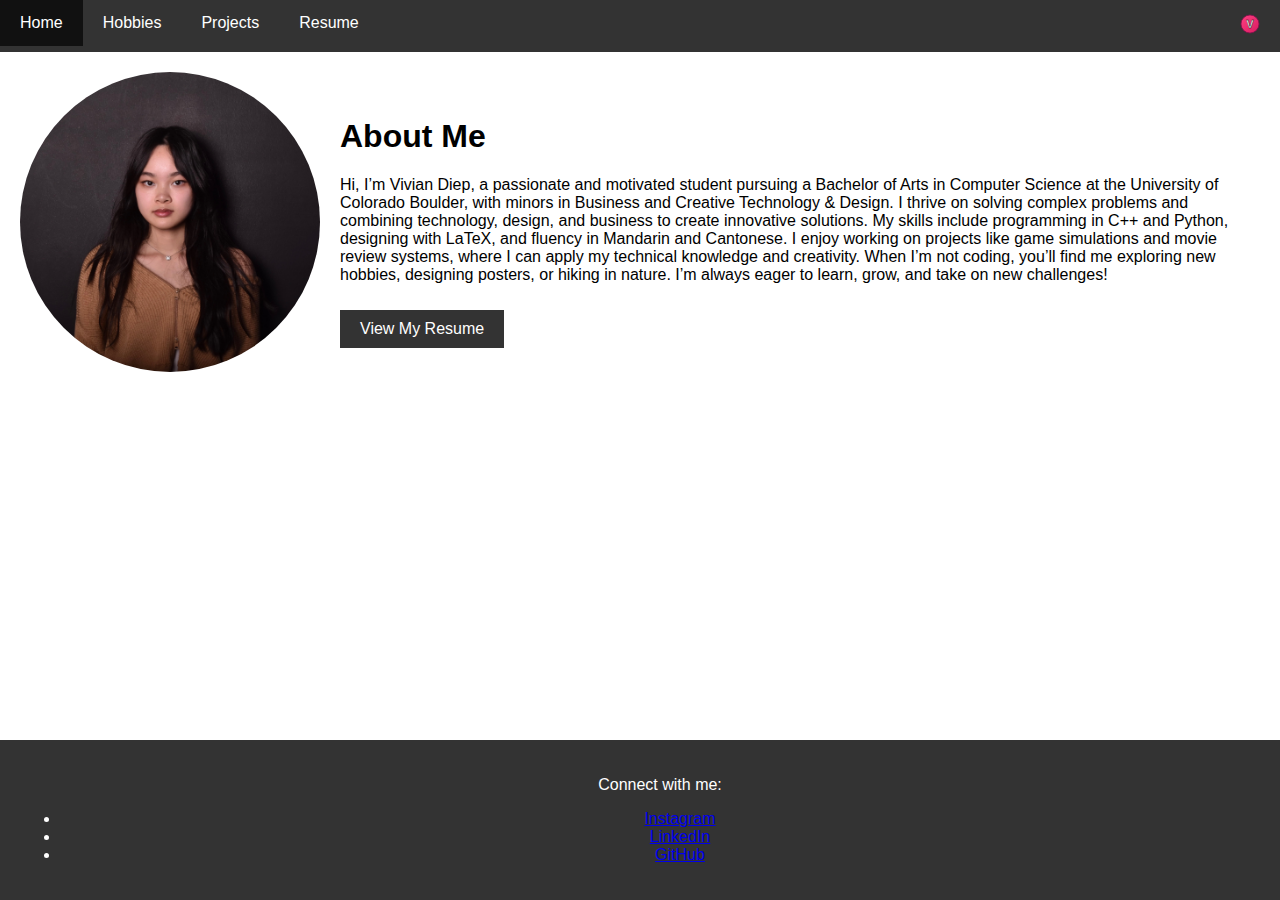
<file: index.html>
<!DOCTYPE html>
<html lang="en">
<head>
    <meta charset="UTF-8">
    <meta name="viewport" content="width=device-width, initial-scale=1.0">
    <title>Home - My Personal Website</title>
    <link rel="stylesheet" href="submission/resources/css/style.css">
    <link rel="icon" href="submission/resources/img/favicon.ico">
</head>
<body>
    <!-- Navigation Bar -->
    <nav>
        <ul>
            <li><a href="index.html">Home</a></li>
            <li><a href="submission/views/hobbies.html">Hobbies</a></li>
            <li><a href="submission/views/projects.html">Projects</a></li>
            <li><a href="submission/views/resume.html">Resume</a></li>
            <li style="float:right">
                <a href="#"><img src="submission/resources/img/icon.svg" alt="Icon" width="20"></a>
            </li>
        </ul>
    </nav>

    <!-- Main Content -->
    <div class="container">
        <img src="submission/resources/img/myimage.jpeg" alt="My Photo" class="profile-img">
        <div class="description">
            <h1>About Me</h1>
            <p>Hi, I’m Vivian Diep, a passionate and motivated student pursuing a Bachelor of Arts in Computer Science at the University of Colorado Boulder, with minors in Business and Creative Technology & Design. I thrive on solving complex problems and combining technology, design, and business to create innovative solutions. My skills include programming in C++ and Python, designing with LaTeX, and fluency in Mandarin and Cantonese. I enjoy working on projects like game simulations and movie review systems, where I can apply my technical knowledge and creativity. When I’m not coding, you’ll find me exploring new hobbies, designing posters, or hiking in nature. I’m always eager to learn, grow, and take on new challenges!</p>
            <a href="submission/views/resume.html" class="resume-link">View My Resume</a>
        </div>
    </div>

    <!-- Footer -->
    <footer>
        <p>Connect with me:</p>
        <ul>
            <li>
                <a href="https://www.instagram.com/viviann.diep/" target="_blank">Instagram</a>
            </li>
            <li>
                <a href="https://www.linkedin.com/in/vivian-diep-b1761a28b" target="_blank">LinkedIn</a>
            </li>
            <li>
                <a href="https://github.com/vdiep910" target="_blank">GitHub</a>
            </li>
        </ul>
    </footer>
</body>
</html>
</file>
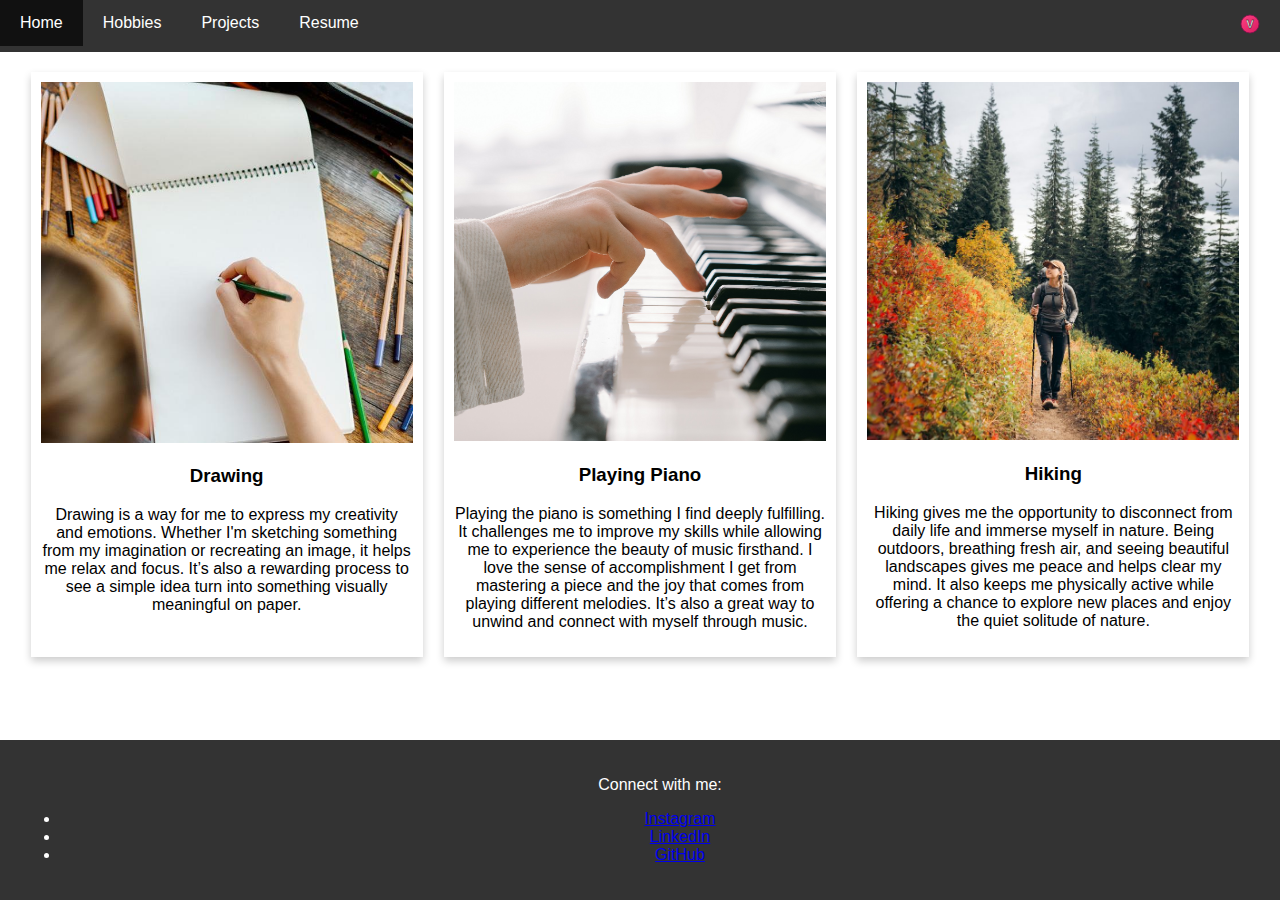
<file: submission/views/hobbies.html>
<!DOCTYPE html>
<html lang="en">
<head>
    <meta charset="UTF-8">
    <meta name="viewport" content="width=device-width, initial-scale=1.0">
    <title>Hobbies - My Personal Website</title>
    <link rel="stylesheet" href="../resources/css/style.css">
    <link rel="icon" href="../resources/img/favicon.ico">
</head>
<body>
    <!-- Navigation Bar -->
    <nav>
        <ul>
            <li><a href="../../index.html">Home</a></li> <!-- Update the path for Home -->
            <li><a href="hobbies.html">Hobbies</a></li>
            <li><a href="projects.html">Projects</a></li>
            <li><a href="resume.html">Resume</a></li>
            <li style="float:right"><a href="#"><img src="../resources/img/icon.svg" alt="Icon" width="20"></a></li>
        </ul>
    </nav>
    

    <!-- Hobbies Section -->
    <div class="hobbies-container">
        <div class="card">
            <img src="../resources/img/drawing.jpg" alt="Hobby 1">
            <h3>Drawing</h3>
            <p>Drawing is a way for me to express my creativity and emotions. Whether I'm sketching something from my imagination or recreating an image, it helps me relax and focus. It’s also a rewarding process to see a simple idea turn into something visually meaningful on paper.</p>
        </div>
        <div class="card">
            <img src="../resources/img/piano.jpg" alt="Hobby 2">
            <h3>Playing Piano</h3>
            <p>Playing the piano is something I find deeply fulfilling. It challenges me to improve my skills while allowing me to experience the beauty of music firsthand. I love the sense of accomplishment I get from mastering a piece and the joy that comes from playing different melodies. It’s also a great way to unwind and connect with myself through music.</p>
        </div>
        <div class="card">
            <img src="../resources/img/hiking.jpg" alt="Hobby 3">
            <h3>Hiking</h3>
            <p>Hiking gives me the opportunity to disconnect from daily life and immerse myself in nature. Being outdoors, breathing fresh air, and seeing beautiful landscapes gives me peace and helps clear my mind. It also keeps me physically active while offering a chance to explore new places and enjoy the quiet solitude of nature.</p>
        </div>
    </div>

    <!-- Footer -->
    <footer>
        <p>Connect with me:</p>
        <ul>
            <li>
                <a href="https://www.instagram.com/viviann.diep/" target="_blank">Instagram</a>
            </li>
            <li>
                <a href="https://www.linkedin.com/in/vivian-diep-b1761a28b" target="_blank">LinkedIn</a>
            </li>
            <li>
                <a href="https://github.com/vdiep910" target="_blank">GitHub</a>
            </li>
        </ul>
    </footer>
</file>
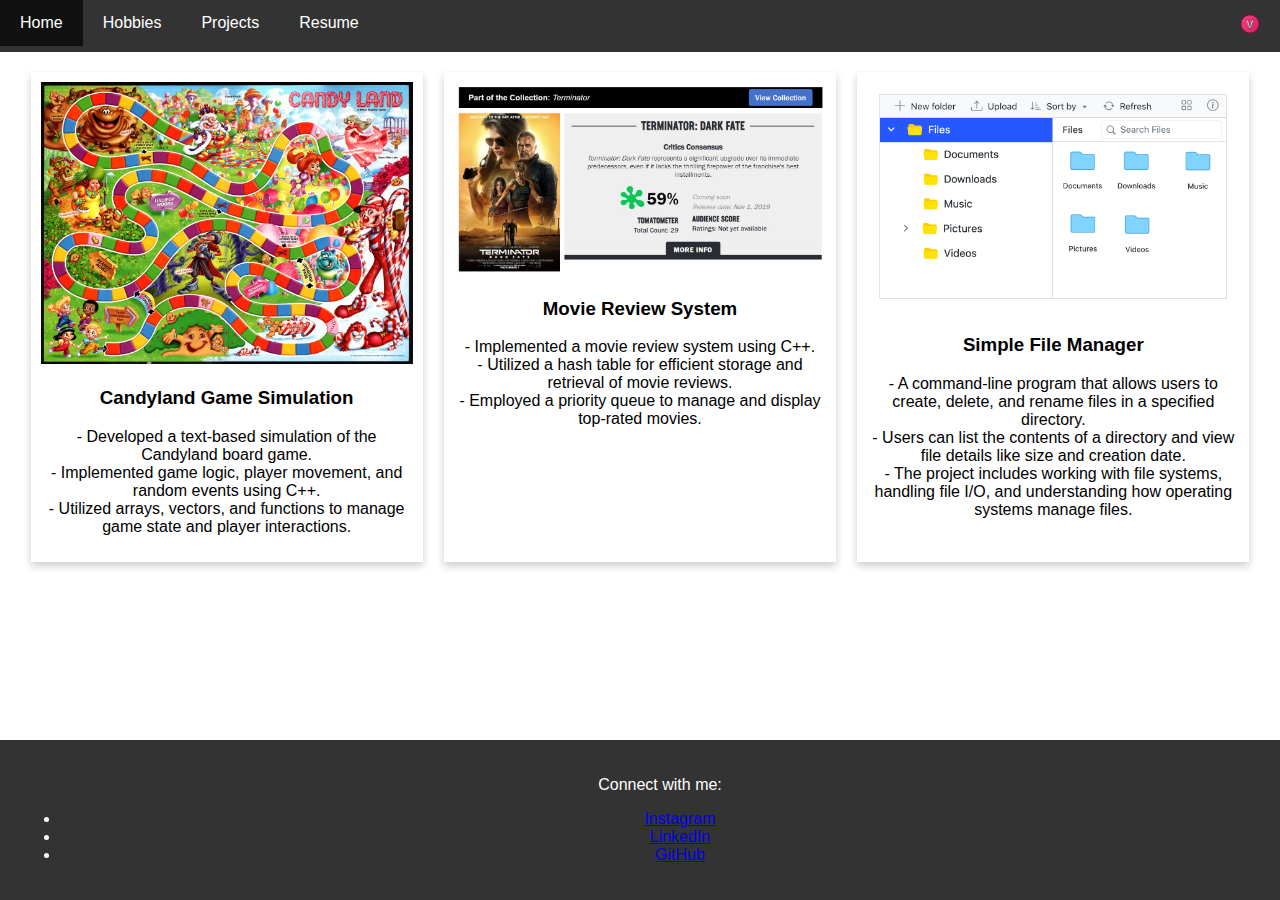
<file: submission/views/projects.html>
<!DOCTYPE html>
<html lang="en">
<head>
    <meta charset="UTF-8">
    <meta name="viewport" content="width=device-width, initial-scale=1.0">
    <title>Projects - My Personal Website</title>
    <link rel="stylesheet" href="../resources/css/style.css">
    <link rel="icon" href="../resources/img/favicon.ico">
</head>
<body>
    <!-- Navigation Bar -->
    <nav>
        <ul>
            <li><a href="../../index.html">Home</a></li> <!-- Update the path for Home -->
            <li><a href="hobbies.html">Hobbies</a></li>
            <li><a href="projects.html">Projects</a></li>
            <li><a href="resume.html">Resume</a></li>
            <li style="float:right"><a href="#"><img src="../resources/img/icon.svg" alt="Icon" width="20"></a></li>
        </ul>
    </nav>
    

    <!-- Projects Section -->
    <div class="projects-container">
        <div class="project-card">
            <img src="../resources/img/candyland.jpg" alt="Project 1">
            <h3>Candyland Game Simulation</h3>
            <p>- Developed a text-based simulation of the Candyland board game.<br>
                - Implemented game logic, player movement, and random events using C++.<br>
                - Utilized arrays, vectors, and functions to manage game state and player interactions.</p>
        </div>
        <div class="project-card">
            <img src="../resources/img/moviereview.jpg" alt="Project 2">
            <h3>Movie Review System</h3>
            <p>- Implemented a movie review system using C++.<br>
                - Utilized a hash table for efficient storage and retrieval of movie reviews.<br>
                - Employed a priority queue to manage and display top-rated movies.</p>
        </div>
        <div class="project-card">
            <img src="../resources/img/filemanager.jpg" alt="Project 3">
            <h3>Simple File Manager</h3>
            <p>- A command-line program that allows users to create, delete, and rename files in a specified directory.<br>
                - Users can list the contents of a directory and view file details like size and creation date.<br>
                - The project includes working with file systems, handling file I/O, and understanding how operating systems manage files.</p>
        </div>
    </div>

    <!-- Footer -->
    <footer>
        <p>Connect with me:</p>
        <ul>
            <li>
                <a href="https://www.instagram.com/viviann.diep/" target="_blank">Instagram</a>
            </li>
            <li>
                <a href="https://www.linkedin.com/in/vivian-diep-b1761a28b" target="_blank">LinkedIn</a>
            </li>
            <li>
                <a href="https://github.com/vdiep910" target="_blank">GitHub</a>
            </li>
        </ul>
    </footer>
</file>
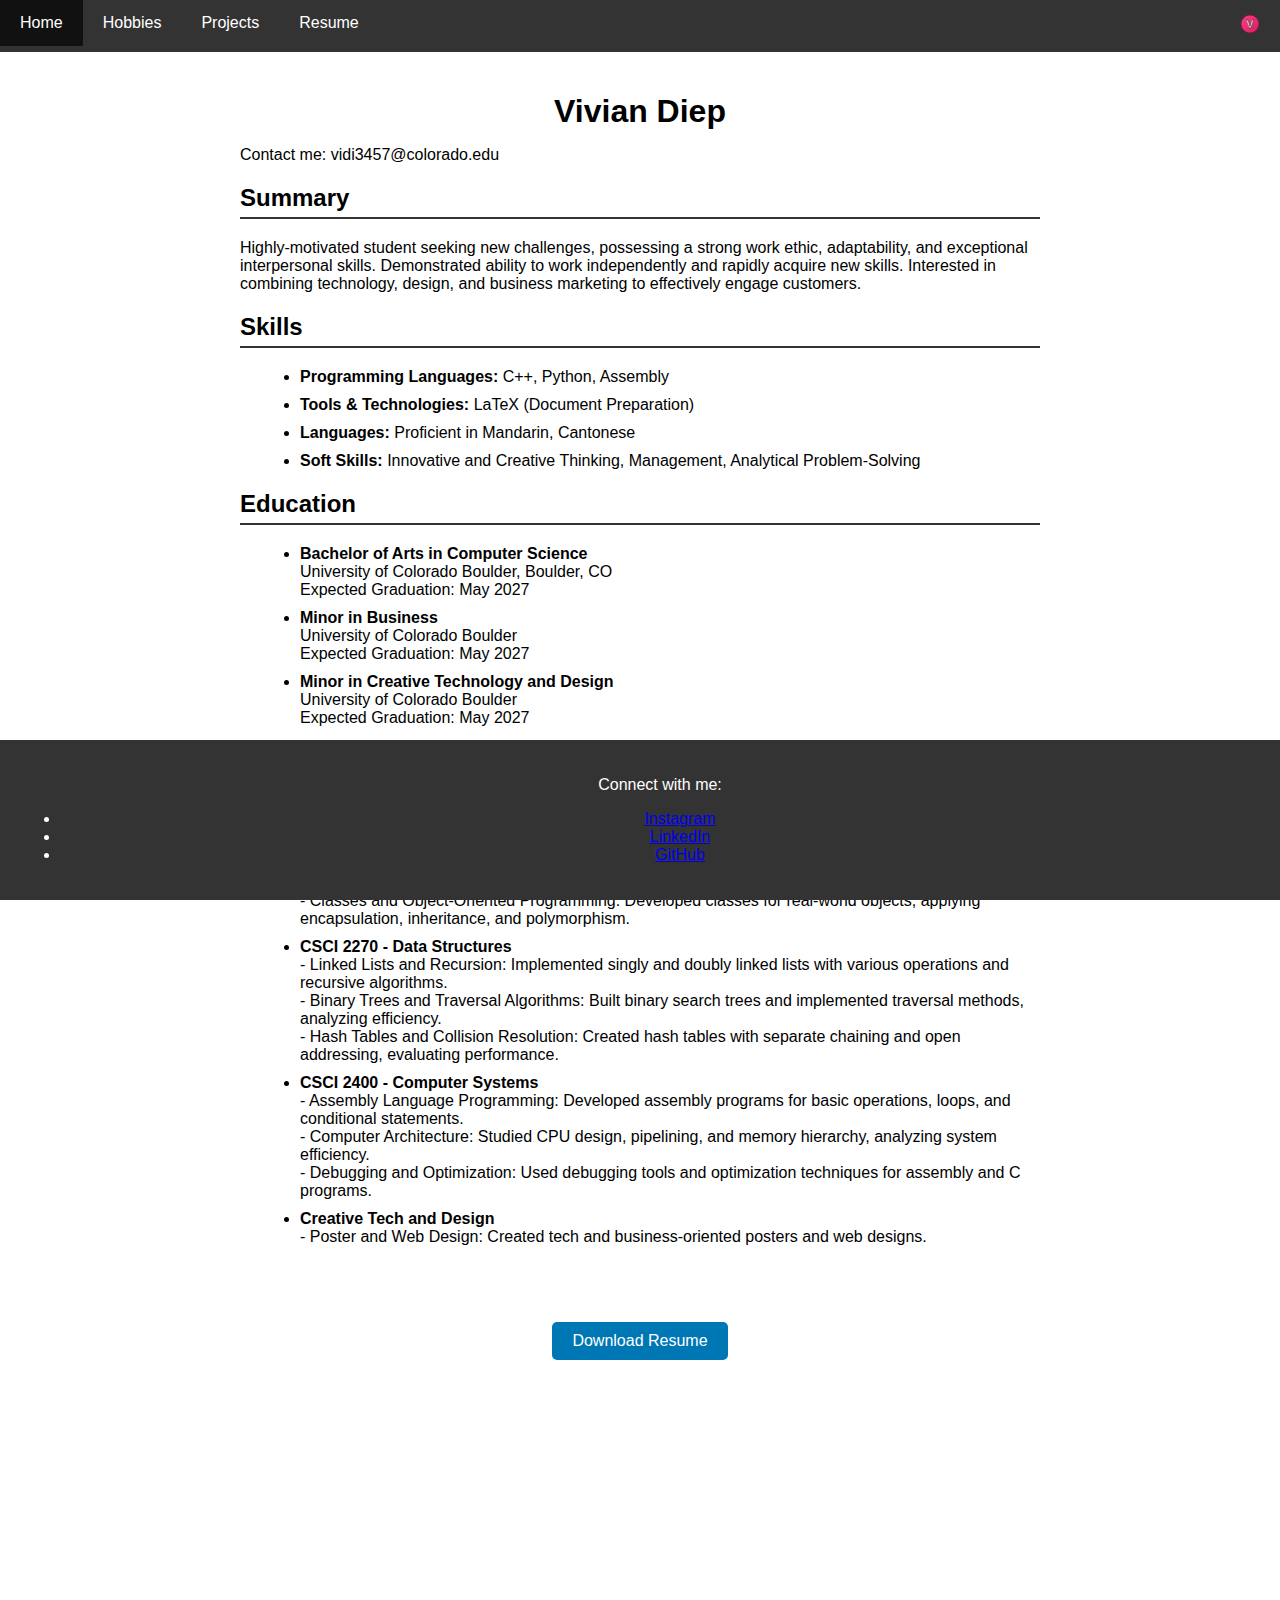
<file: submission/views/resume.html>
<!DOCTYPE html>
<html lang="en">
<head>
    <meta charset="UTF-8">
    <meta name="viewport" content="width=device-width, initial-scale=1.0">
    <title>Resume - Vivian Diep</title>
    <link rel="stylesheet" href="../resources/css/style.css">
    <link rel="icon" href="../resources/img/favicon.ico">
</head>
<body>
    <!-- Navigation Bar -->
    <nav>
        <ul>
            <li><a href="../../index.html">Home</a></li> <!-- Update the path for Home -->
            <li><a href="hobbies.html">Hobbies</a></li>
            <li><a href="projects.html">Projects</a></li>
            <li><a href="resume.html">Resume</a></li>
            <li style="float:right"><a href="#"><img src="../resources/img/icon.svg" alt="Icon" width="20"></a></li>
        </ul>
    </nav>
    

    <!-- Resume Section -->
    <div class="resume-container">
        <h1>Vivian Diep</h1>
        <p>Contact me: vidi3457@colorado.edu</p>
        

        <h2>Summary</h2>
        <p>
            Highly-motivated student seeking new challenges, possessing a strong work ethic, adaptability, and exceptional interpersonal skills. Demonstrated ability to work independently and rapidly acquire new skills. Interested in combining technology, design, and business marketing to effectively engage customers.
        </p>

        <h2>Skills</h2>
        <ul>
            <li><strong>Programming Languages:</strong> C++, Python, Assembly</li>
            <li><strong>Tools & Technologies:</strong> LaTeX (Document Preparation)</li>
            <li><strong>Languages:</strong> Proficient in Mandarin, Cantonese</li>
            <li><strong>Soft Skills:</strong> Innovative and Creative Thinking, Management, Analytical Problem-Solving</li>
        </ul>

        <h2>Education</h2>
        <ul>
            <li>
                <strong>Bachelor of Arts in Computer Science</strong><br>
                University of Colorado Boulder, Boulder, CO<br>
                Expected Graduation: May 2027
            </li>
            <li>
                <strong>Minor in Business</strong><br>
                University of Colorado Boulder<br>
                Expected Graduation: May 2027
            </li>
            <li>
                <strong>Minor in Creative Technology and Design</strong><br>
                University of Colorado Boulder<br>
                Expected Graduation: May 2027
            </li>
        </ul>


        <h2>Experience</h2>
        <ul>
            <li>
                <strong>CSCI 1300 - Starting Computing</strong><br>
                - Basic C++ Syntax and Loops: Created programs for arithmetic operations and control flow with input validation.<br>
                - String Manipulation and File I/O: Designed applications to read, process, and write data using string functions.<br>
                - Classes and Object-Oriented Programming: Developed classes for real-world objects, applying encapsulation, inheritance, and polymorphism.
            </li>
            <li>
                <strong>CSCI 2270 - Data Structures</strong><br>
                - Linked Lists and Recursion: Implemented singly and doubly linked lists with various operations and recursive algorithms.<br>
                - Binary Trees and Traversal Algorithms: Built binary search trees and implemented traversal methods, analyzing efficiency.<br>
                - Hash Tables and Collision Resolution: Created hash tables with separate chaining and open addressing, evaluating performance.
            </li>
            <li>
                <strong>CSCI 2400 - Computer Systems</strong><br>
                - Assembly Language Programming: Developed assembly programs for basic operations, loops, and conditional statements.<br>
                - Computer Architecture: Studied CPU design, pipelining, and memory hierarchy, analyzing system efficiency.<br>
                - Debugging and Optimization: Used debugging tools and optimization techniques for assembly and C programs.
            </li>
            <li>
                <strong>Creative Tech and Design</strong><br>
                - Poster and Web Design: Created tech and business-oriented posters and web designs.
            </li>
        </ul>
    </div>

    <div class="download-container">
        <a href="../resources/VivianResume.pdf" target="_blank" download="Vivian_Diep_Resume.pdf">
            <button>Download Resume</button>
        </a>
    </div>    
    

    <!-- Footer -->
    <footer>
        <p>Connect with me:</p>
        <ul>
            <li><a href="https://www.instagram.com/viviann.diep/" target="_blank">Instagram</a></li>
            <li><a href="https://www.linkedin.com/in/vivian-diep-b1761a28b" target="_blank">LinkedIn</a></li>
            <li><a href="https://github.com/vdiep910" target="_blank">GitHub</a></li>
        </ul>
    </footer>
</body>
</html>
</file>
<file: submission/resources/css/style.css>
/* General Styles */
body {
    font-family: Arial, sans-serif;
    margin: 0;
    padding: 0;
}

nav ul {
    list-style-type: none;
    margin: 0;
    padding: 0;
    overflow: hidden;
    background-color: #333;
}

nav ul li {
    float: left;
}

nav ul li a {
    display: block;
    color: white;
    text-align: center;
    padding: 14px 20px;
    text-decoration: none;
}

nav ul li a:hover {
    background-color: #111;
}

/* Home Page Styles */
.container {
    display: flex;
    align-items: center;
    padding: 20px;
}

.profile-img {
    width: 300px; 
    height: 300px; 
    border-radius: 50%; 
    object-fit: cover; 
    margin-right: 20px; 
}

.resume-link {
    display: inline-block;
    margin-top: 10px;
    padding: 10px 20px;
    background-color: #333;
    color: white;
    text-decoration: none;
}

/* Hobbies Page Styles */
.hobbies-container {
    display: flex;
    justify-content: space-around;
    padding: 20px;
    padding-bottom: 190px; 
}

.card {
    width: 30%;
    text-align: center;
    box-shadow: 0 4px 8px rgba(0, 0, 0, 0.2);
    padding: 10px;
}

.card img {
    width: 100%;
    height: auto;
}

/* Projects Page Styles */
.projects-container {
    display: flex;
    justify-content: space-around;
    padding: 20px;
}

.project-card {
    width: 30%;
    text-align: center;
    box-shadow: 0 4px 8px rgba(0, 0, 0, 0.2);
    padding: 10px;
}

.project-card img {
    width: 100%;
    height: auto;
}

/* Footer Styles */
footer {
    text-align: center;
    padding: 20px;
    background-color: #333;
    color: white;
    position: fixed;
    bottom: 0;
    width: 100%;
}

/* Resume Page Styles */
.resume-container {
    padding: 20px;
    max-width: 800px;
    margin: 0 auto;
    padding-bottom: 40px; 
}


.resume-container h1 {
    text-align: center;
    margin-bottom: 10px;
}

.resume-container h2 {
    border-bottom: 2px solid #333;
    padding-bottom: 5px;
    margin-top: 20px;
}

.resume-container ul {
    list-style-type: disc;
    margin-left: 20px;
}

.resume-container ul li {
    margin-bottom: 10px;
}

.resume-container a {
    color: #0077b5;
    text-decoration: none;
}

.resume-container a:hover {
    text-decoration: underline;
}

button {
    background-color: #0077b5; /* LinkedIn blue */
    color: white;
    padding: 10px 20px;
    border: none;
    border-radius: 5px;
    cursor: pointer;
    font-size: 16px;
}

button:hover {
    background-color: #005f8b; /* Darker blue on hover */
}

.download-container {
    text-align: center; 
    margin-top: 20px;
    padding-bottom: 300px; /* Prevents footer overlap */
}
</file>
